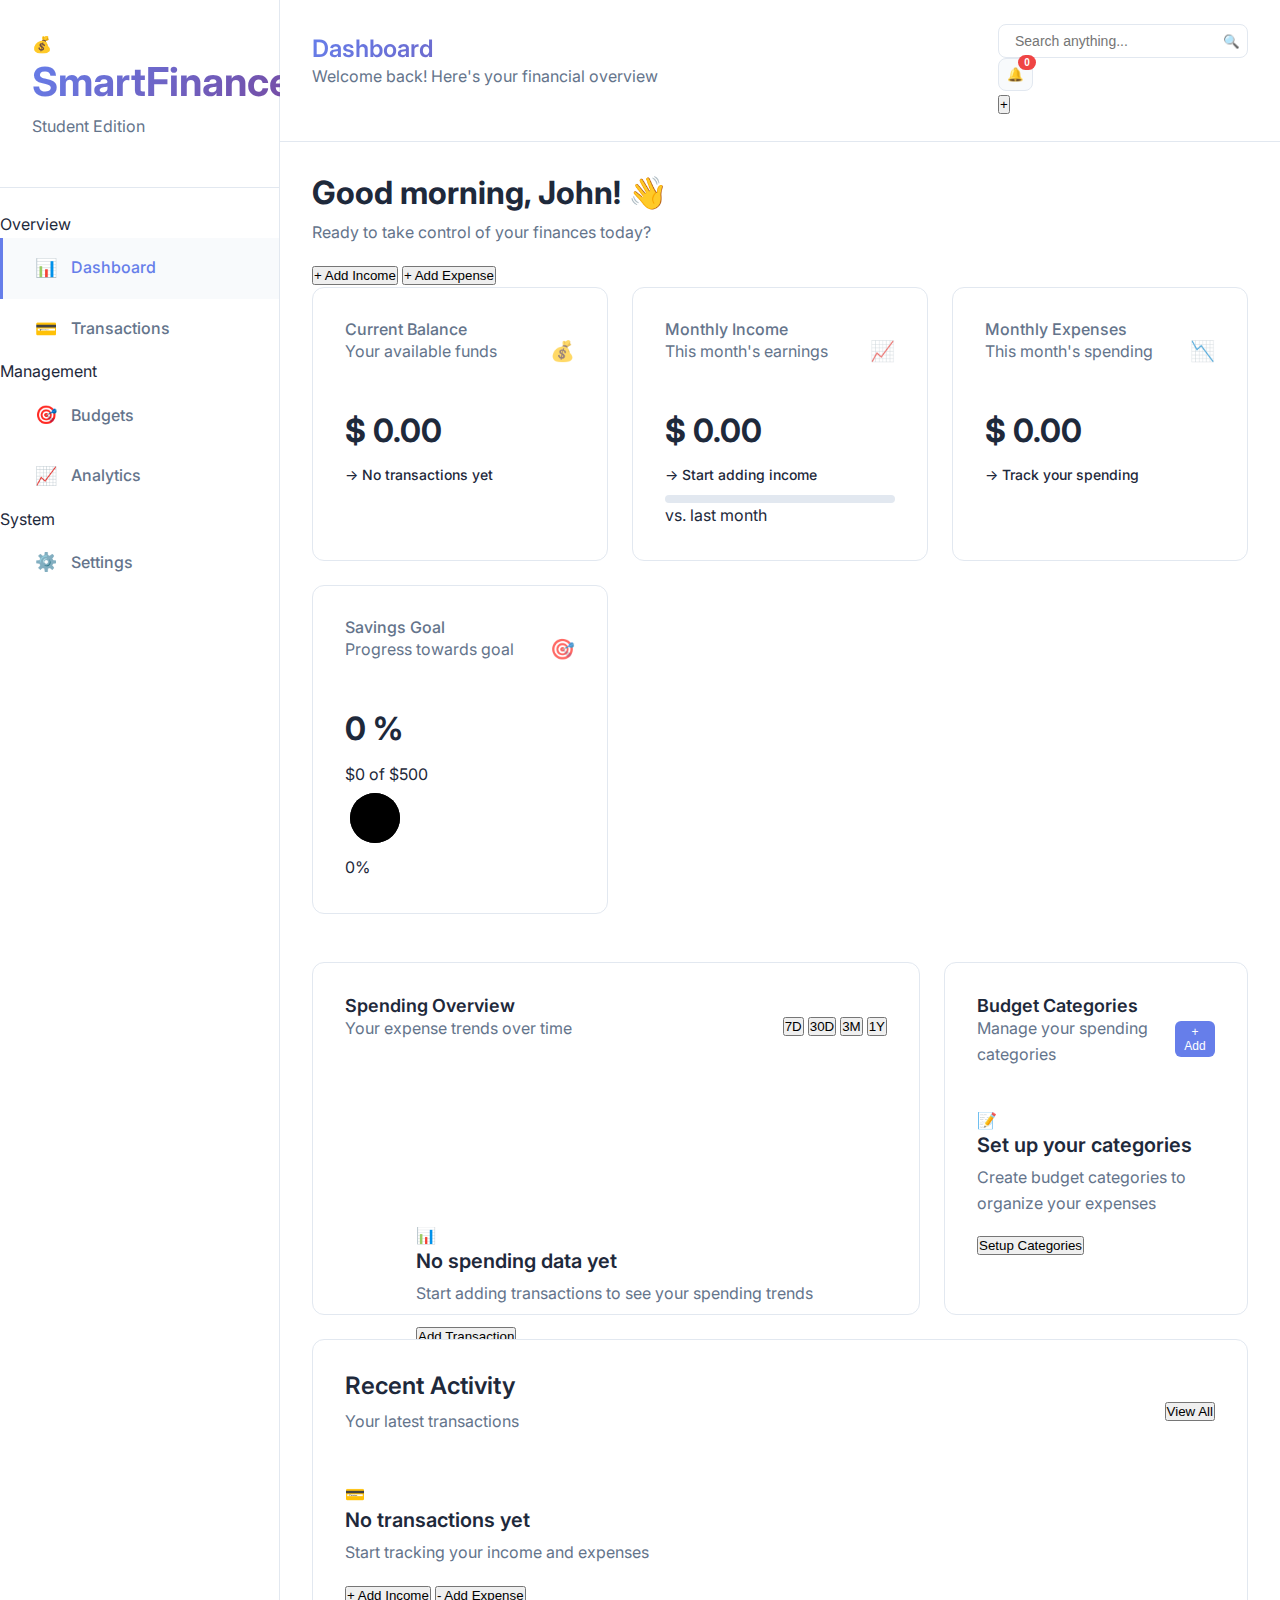
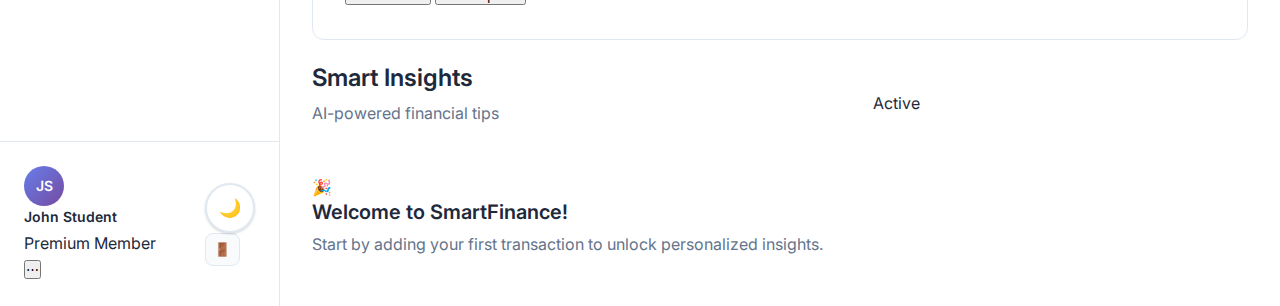
<file: dashboard.html>
<!DOCTYPE html>
<html lang="en">
<head>
    <meta charset="UTF-8">
    <meta name="viewport" content="width=device-width, initial-scale=1.0">
    <title>Dashboard - SmartFinance</title>
    <link rel="stylesheet" href="global.css">
    <link rel="stylesheet" href="dashboard.css">
    <link href="https://fonts.googleapis.com/css2?family=Inter:wght@300;400;500;600;700&display=swap" rel="stylesheet">
</head>
<body>
    <div class="dashboard-layout">
        <!-- Enhanced Sidebar with animations -->
        <aside class="sidebar slide-in-left" id="sidebar">
            <div class="sidebar-header">
                <div class="logo-container">
                    <div class="logo-icon pulse">💰</div>
                    <div class="logo-text">
                        <h1 class="brand-name">SmartFinance</h1>
                        <p class="brand-tagline">Student Edition</p>
                    </div>
                </div>
                <button class="sidebar-collapse" id="sidebarCollapse" aria-label="Collapse sidebar">
                    <span class="collapse-icon">←</span>
                </button>
            </div>
            
            <nav class="sidebar-nav" role="navigation" aria-label="Dashboard navigation">
                <div class="nav-section">
                    <span class="nav-section-title">Overview</span>
                    <a href="#dashboard" class="nav-item active hover-slide" data-section="dashboard">
                        <span class="nav-icon">📊</span>
                        <span class="nav-text">Dashboard</span>
                        <span class="nav-indicator"></span>
                    </a>
                    <a href="#transactions" class="nav-item hover-slide" data-section="transactions">
                        <span class="nav-icon">💳</span>
                        <span class="nav-text">Transactions</span>
                        <span class="nav-indicator"></span>
                    </a>
                </div>
                
                <div class="nav-section">
                    <span class="nav-section-title">Management</span>
                    <a href="#budgets" class="nav-item hover-slide" data-section="budgets">
                        <span class="nav-icon">🎯</span>
                        <span class="nav-text">Budgets</span>
                        <span class="nav-indicator"></span>
                    </a>
                    <a href="#analytics" class="nav-item hover-slide" data-section="analytics">
                        <span class="nav-icon">📈</span>
                        <span class="nav-text">Analytics</span>
                        <span class="nav-indicator"></span>
                    </a>
                </div>
                
                <div class="nav-section">
                    <span class="nav-section-title">System</span>
                    <a href="#settings" class="nav-item hover-slide" data-section="settings">
                        <span class="nav-icon">⚙️</span>
                        <span class="nav-text">Settings</span>
                        <span class="nav-indicator"></span>
                    </a>
                </div>
            </nav>
            
            <div class="sidebar-footer">
                <div class="user-profile-card">
                    <div class="profile-avatar">
                        <span id="user-avatar">JS</span>
                        <div class="online-indicator"></div>
                    </div>
                    <div class="profile-info">
                        <span class="profile-name" id="user-name">John Student</span>
                        <span class="profile-status">Premium Member</span>
                    </div>
                    <button class="profile-menu-btn" aria-label="Profile menu">⋯</button>
                </div>
                
                <div class="sidebar-actions">
                    <button id="theme-toggle" class="theme-toggle animated-btn" aria-label="Toggle theme">
                        <span class="theme-icon">🌙</span>
                    </button>
                    <button id="logout-btn" class="logout-btn animated-btn" aria-label="Logout">
                        <span class="logout-icon">🚪</span>
                    </button>
                </div>
            </div>
        </aside>
        
        <!-- Enhanced Main Content -->
        <main class="main-content fade-in-up">
            <!-- Dynamic Header -->
            <header class="dashboard-header">
                <div class="header-left">
                    <button class="mobile-menu-toggle" id="mobileMenuToggle" aria-label="Toggle mobile menu">
                        <span></span>
                        <span></span>
                        <span></span>
                    </button>
                    <div class="page-info">
                        <h1 id="page-title" class="page-title">Dashboard</h1>
                        <p class="page-subtitle" id="page-subtitle">Welcome back! Here's your financial overview</p>
                    </div>
                </div>
                
                <div class="header-right">
                    <div class="header-actions">
                        <div class="search-container">
                            <input 
                                type="text" 
                                id="global-search" 
                                class="search-input" 
                                placeholder="Search anything..."
                                aria-label="Global search"
                            >
                            <button class="search-btn" aria-label="Search">🔍</button>
                        </div>
                        
                        <button class="notification-btn" aria-label="Notifications">
                            <span class="notification-icon">🔔</span>
                            <span class="notification-badge animated-badge" id="notificationCount">0</span>
                        </button>
                        
                        <div class="quick-actions">
                            <button class="quick-action-btn" id="quickAddTransaction" aria-label="Quick add transaction">
                                <span>+</span>
                            </button>
                        </div>
                    </div>
                </div>
            </header>
            
            <div class="dashboard-content">
                <!-- Dashboard Section with Dynamic Stats -->
                <section id="dashboard-section" class="content-section active">
                    <!-- Welcome Banner -->
                    <div class="welcome-banner slide-in-right">
                        <div class="welcome-content">
                            <h2 class="welcome-title">Good <span id="timeOfDay">morning</span>, <span id="userName">John</span>! 👋</h2>
                            <p class="welcome-message" id="welcomeMessage">Ready to take control of your finances today?</p>
                        </div>
                        <div class="welcome-actions">
                            <button class="welcome-btn primary" id="addIncomeBtn">+ Add Income</button>
                            <button class="welcome-btn secondary" id="addExpenseBtn">+ Add Expense</button>
                        </div>
                    </div>
                    
                    <!-- Dynamic Stats Grid -->
                    <div class="stats-grid">
                        <div class="stat-card balance-card scale-in" style="animation-delay: 0.1s">
                            <div class="stat-header">
                                <div class="stat-info">
                                    <h3>Current Balance</h3>
                                    <p class="stat-description">Your available funds</p>
                                </div>
                                <div class="stat-icon-wrapper balance-icon">
                                    <span class="stat-icon">💰</span>
                                </div>
                            </div>
                            <div class="stat-value-container">
                                <div class="stat-value" id="currentBalance">
                                    <span class="currency-symbol" id="balanceCurrency">$</span>
                                    <span class="amount" id="balanceAmount">0.00</span>
                                </div>
                                <div class="stat-change" id="balanceChange">
                                    <span class="change-icon">→</span>
                                    <span class="change-text">No transactions yet</span>
                                </div>
                            </div>
                            <div class="stat-footer">
                                <div class="mini-chart" id="balanceChart"></div>
                            </div>
                        </div>
                        
                        <div class="stat-card income-card scale-in" style="animation-delay: 0.2s">
                            <div class="stat-header">
                                <div class="stat-info">
                                    <h3>Monthly Income</h3>
                                    <p class="stat-description">This month's earnings</p>
                                </div>
                                <div class="stat-icon-wrapper income-icon">
                                    <span class="stat-icon">📈</span>
                                </div>
                            </div>
                            <div class="stat-value-container">
                                <div class="stat-value" id="monthlyIncome">
                                    <span class="currency-symbol" id="incomeCurrency">$</span>
                                    <span class="amount" id="incomeAmount">0.00</span>
                                </div>
                                <div class="stat-change" id="incomeChange">
                                    <span class="change-icon">→</span>
                                    <span class="change-text">Start adding income</span>
                                </div>
                            </div>
                            <div class="stat-progress">
                                <div class="progress-bar">
                                    <div class="progress-fill" id="incomeProgress" style="width: 0%"></div>
                                </div>
                                <span class="progress-text">vs. last month</span>
                            </div>
                        </div>
                        
                        <div class="stat-card expenses-card scale-in" style="animation-delay: 0.3s">
                            <div class="stat-header">
                                <div class="stat-info">
                                    <h3>Monthly Expenses</h3>
                                    <p class="stat-description">This month's spending</p>
                                </div>
                                <div class="stat-icon-wrapper expenses-icon">
                                    <span class="stat-icon">📉</span>
                                </div>
                            </div>
                            <div class="stat-value-container">
                                <div class="stat-value" id="monthlyExpenses">
                                    <span class="currency-symbol" id="expensesCurrency">$</span>
                                    <span class="amount" id="expensesAmount">0.00</span>
                                </div>
                                <div class="stat-change" id="expensesChange">
                                    <span class="change-icon">→</span>
                                    <span class="change-text">Track your spending</span>
                                </div>
                            </div>
                            <div class="expense-breakdown">
                                <div class="category-indicator food" style="width: 0%"></div>
                                <div class="category-indicator transport" style="width: 0%"></div>
                                <div class="category-indicator entertainment" style="width: 0%"></div>
                                <div class="category-indicator other" style="width: 0%"></div>
                            </div>
                        </div>
                        
                        <div class="stat-card savings-card scale-in" style="animation-delay: 0.4s">
                            <div class="stat-header">
                                <div class="stat-info">
                                    <h3>Savings Goal</h3>
                                    <p class="stat-description">Progress towards goal</p>
                                </div>
                                <div class="stat-icon-wrapper savings-icon">
                                    <span class="stat-icon">🎯</span>
                                </div>
                            </div>
                            <div class="stat-value-container">
                                <div class="stat-value" id="savingsProgress">
                                    <span class="percentage" id="savingsPercentage">0</span>
                                    <span class="percentage-symbol">%</span>
                                </div>
                                <div class="savings-info">
                                    <span class="saved-amount">
                                        <span id="savedAmount">$0</span> of <span id="savingsGoal">$500</span>
                                    </span>
                                </div>
                            </div>
                            <div class="circular-progress">
                                <svg class="progress-circle" width="60" height="60">
                                    <circle class="progress-track" cx="30" cy="30" r="25" stroke-width="4"></circle>
                                    <circle class="progress-bar-circle" cx="30" cy="30" r="25" stroke-width="4" 
                                            id="savingsCircle" style="stroke-dasharray: 157; stroke-dashoffset: 157;"></circle>
                                </svg>
                                <div class="progress-center">
                                    <span id="savingsProgressText">0%</span>
                                </div>
                            </div>
                        </div>
                    </div>
                    
                    <!-- Enhanced Dashboard Grid -->
                    <div class="dashboard-grid">
                        <!-- Spending Chart with Real Data -->
                        <div class="chart-container glass-effect slide-in-left">
                            <div class="chart-header">
                                <div class="chart-title-section">
                                    <h3>Spending Overview</h3>
                                    <p class="chart-description">Your expense trends over time</p>
                                </div>
                                <div class="chart-controls">
                                    <button class="chart-period-btn active" data-period="week">7D</button>
                                    <button class="chart-period-btn" data-period="month">30D</button>
                                    <button class="chart-period-btn" data-period="quarter">3M</button>
                                    <button class="chart-period-btn" data-period="year">1Y</button>
                                </div>
                            </div>
                            <div class="chart-content">
                                <div id="spendingChartContainer" class="chart-wrapper">
                                    <canvas id="spendingChart" width="400" height="200"></canvas>
                                    <div class="chart-overlay" id="chartOverlay">
                                        <div class="no-data-message">
                                            <div class="no-data-icon">📊</div>
                                            <h4>No spending data yet</h4>
                                            <p>Start adding transactions to see your spending trends</p>
                                            <button class="chart-cta-btn" id="addFirstTransaction">Add Transaction</button>
                                        </div>
                                    </div>
                                </div>
                            </div>
                        </div>
                        
                        <!-- Dynamic Categories -->
                        <div class="categories-container glass-effect slide-in-up">
                            <div class="categories-header">
                                <div class="section-title">
                                    <h3>Budget Categories</h3>
                                    <p class="section-description">Manage your spending categories</p>
                                </div>
                                <button class="add-category-btn hover-lift" id="addCategoryBtn">
                                    <span class="btn-icon">+</span>
                                    <span class="btn-text">Add</span>
                                </button>
                            </div>
                            <div class="categories-list" id="categoriesList">
                                <div class="no-categories-message" id="noCategoriesMessage">
                                    <div class="empty-icon">📝</div>
                                    <h4>Set up your categories</h4>
                                    <p>Create budget categories to organize your expenses</p>
                                    <button class="setup-categories-btn" id="setupCategoriesBtn">Setup Categories</button>
                                </div>
                            </div>
                        </div>
                        
                        <!-- Recent Transactions with Real Data -->
                        <div class="recent-transactions glass-effect slide-in-right">
                            <div class="section-header">
                                <div class="section-title">
                                    <h3>Recent Activity</h3>
                                    <p class="section-description">Your latest transactions</p>
                                </div>
                                <button class="view-all-btn" data-section="transactions">View All</button>
                            </div>
                            <div class="transactions-content">
                                <div class="transactions-list" id="recentTransactionsList">
                                    <div class="no-transactions-message" id="noTransactionsMessage">
                                        <div class="empty-icon">💳</div>
                                        <h4>No transactions yet</h4>
                                        <p>Start tracking your income and expenses</p>
                                        <div class="transaction-quick-actions">
                                            <button class="quick-add-btn income" id="quickAddIncome">
                                                <span class="btn-icon">+</span>
                                                Add Income
                                            </button>
                                            <button class="quick-add-btn expense" id="quickAddExpense">
                                                <span class="btn-icon">-</span>
                                                Add Expense
                                            </button>
                                        </div>
                                    </div>
                                </div>
                            </div>
                        </div>
                        
                        <!-- Smart Insights Panel -->
                        <div class="insights-container glass-effect slide-in-up">
                            <div class="section-header">
                                <div class="section-title">
                                    <h3>Smart Insights</h3>
                                    <p class="section-description">AI-powered financial tips</p>
                                </div>
                                <div class="insights-indicator">
                                    <span class="indicator-dot active"></span>
                                    <span class="indicator-text">Active</span>
                                </div>
                            </div>
                            <div class="insights-content">
                                <div class="insights-list" id="smartInsights">
                                    <div class="insight-item welcome">
                                        <div class="insight-icon">🎉</div>
                                        <div class="insight-content">
                                            <h4>Welcome to SmartFinance!</h4>
                                            <p>Start by adding your first transaction to unlock personalized insights.</p>
                                        </div>
                                    </div>
                                </div>
                            </div>
                        </div>
                    </div>
                </section>
                
                <!-- Other sections remain the same but will be enhanced with dynamic data -->
            </div>
        </main>
    </div>
    
    <!-- Enhanced Modals and Overlays -->
    
    <script src="dataModel.js"></script>
    <script src="validation.js"></script>
    <script src="dashboard.js"></script>
</body>
</html>
</file>
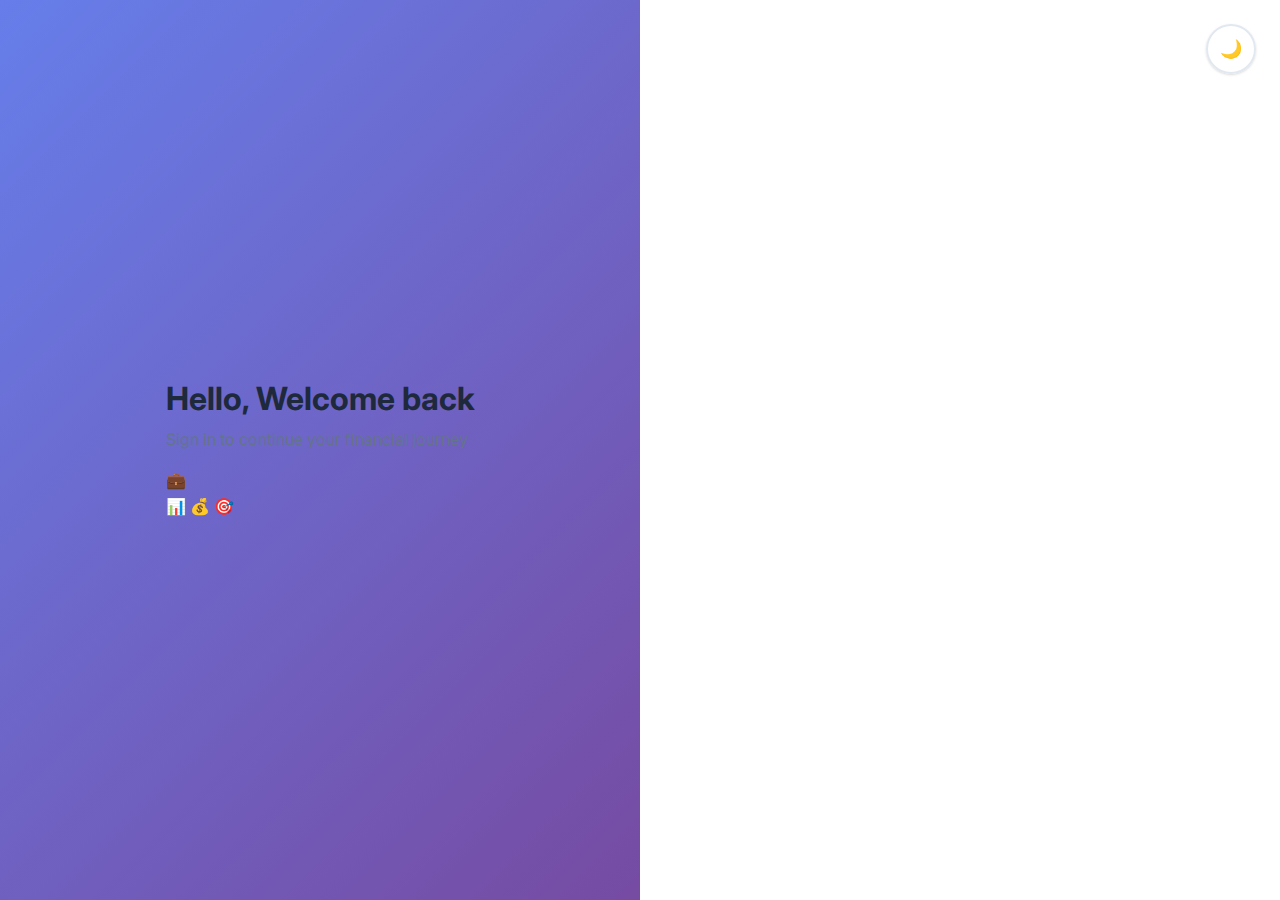
<file: login.html>
<!DOCTYPE html>
<html lang="en">
<head>
    <meta charset="UTF-8">
    <meta name="viewport" content="width=device-width, initial-scale=1.0">
    <title>Login - Budget It</title>
    <link rel="stylesheet" href="global.css">
    <link rel="stylesheet" href="auth.css">
    <link href="https://fonts.googleapis.com/css2?family=Inter:wght@300;400;500;600;700&display=swap" rel="stylesheet">
</head>
<body>
    <div class="auth-container">
        <div class="auth-visual">
            <div class="visual-content">
                <h2>Hello, Welcome back</h2>
                <p>Sign in to continue your financial journey</p>
                <div class="visual-illustration">
                    <div class="floating-card">
                        <div class="card-header">💼</div>
                        <div class="card-content">
                            <div class="chart-bar" style="height: 60%"></div>
                            <div class="chart-bar" style="height: 80%"></div>
                            <div class="chart-bar" style="height: 40%"></div>
                            <div class="chart-bar" style="height: 90%"></div>
                        </div>
                    </div>
                    <div class="floating-elements">
                        <span class="element">📊</span>
                        <span class="element">💰</span>
                        <span class="element">🎯</span>
                    </div>
                </div>
            </div>
        </div>
        
        <div class="auth-form">
            <div class="form-container">
                <div class="form-header">
                    <a href="index.html" class="back-link">← Back to Home</a>
                    <h1>Sign In</h1>
                    <p>Enter your credentials to access your account</p>
                </div>
                
                <form id="login-form" class="auth-form-element" novalidate>
                    <div class="form-group">
                        <label for="email" class="form-label">Email Address</label>
                        <input 
                            type="email" 
                            id="email" 
                            name="email" 
                            class="form-input" 
                            placeholder="Enter your email"
                            required 
                            aria-describedby="email-error"
                        >
                        <div id="email-error" class="error-message" role="alert" aria-live="polite"></div>
                    </div>
                    
                    <div class="form-group">
                        <label for="password" class="form-label">Password</label>
                        <div class="password-input">
                            <input 
                                type="password" 
                                id="password" 
                                name="password" 
                                class="form-input" 
                                placeholder="Enter your password"
                                required 
                                aria-describedby="password-error"
                            >
                            <button type="button" class="password-toggle" aria-label="Toggle password visibility">
                                <span class="toggle-icon">👁️</span>
                            </button>
                        </div>
                        <div id="password-error" class="error-message" role="alert" aria-live="polite"></div>
                    </div>
                    
                    <div class="form-options">
                        <label class="checkbox-label">
                            <input type="checkbox" id="remember" name="remember">
                            <span class="checkmark"></span>
                            Remember me
                        </label>
                        <a href="#forgot" class="forgot-link">Forgot password?</a>
                    </div>
                    
                    <button type="submit" class="btn btn-primary btn-full" id="login-btn">
                        Sign In
                    </button>
                </form>
                
                <div class="form-footer">
                    <p>Don't have an account? <a href="register.html">Sign up here</a></p>
                </div>
                
                <div class="app-download">
                    <p>Download our mobile app</p>
                    <div class="download-buttons">
                        <button class="download-btn ios">
                            <span class="store-icon">📱</span>
                            App Store
                        </button>
                        <button class="download-btn android">
                            <span class="store-icon">🤖</span>
                            Google Play
                        </button>
                    </div>
                </div>
            </div>
        </div>
    </div>
    
    <button id="theme-toggle" class="theme-toggle floating" aria-label="Toggle dark mode">
        <span class="theme-icon">🌙</span>
    </button>
    
    <div id="loading-overlay" class="loading-overlay hidden">
        <div class="loading-spinner"></div>
    </div>
    
    <script src="validation.js"></script>
    <script src="auth.js"></script>
</body>
</html>
</file>
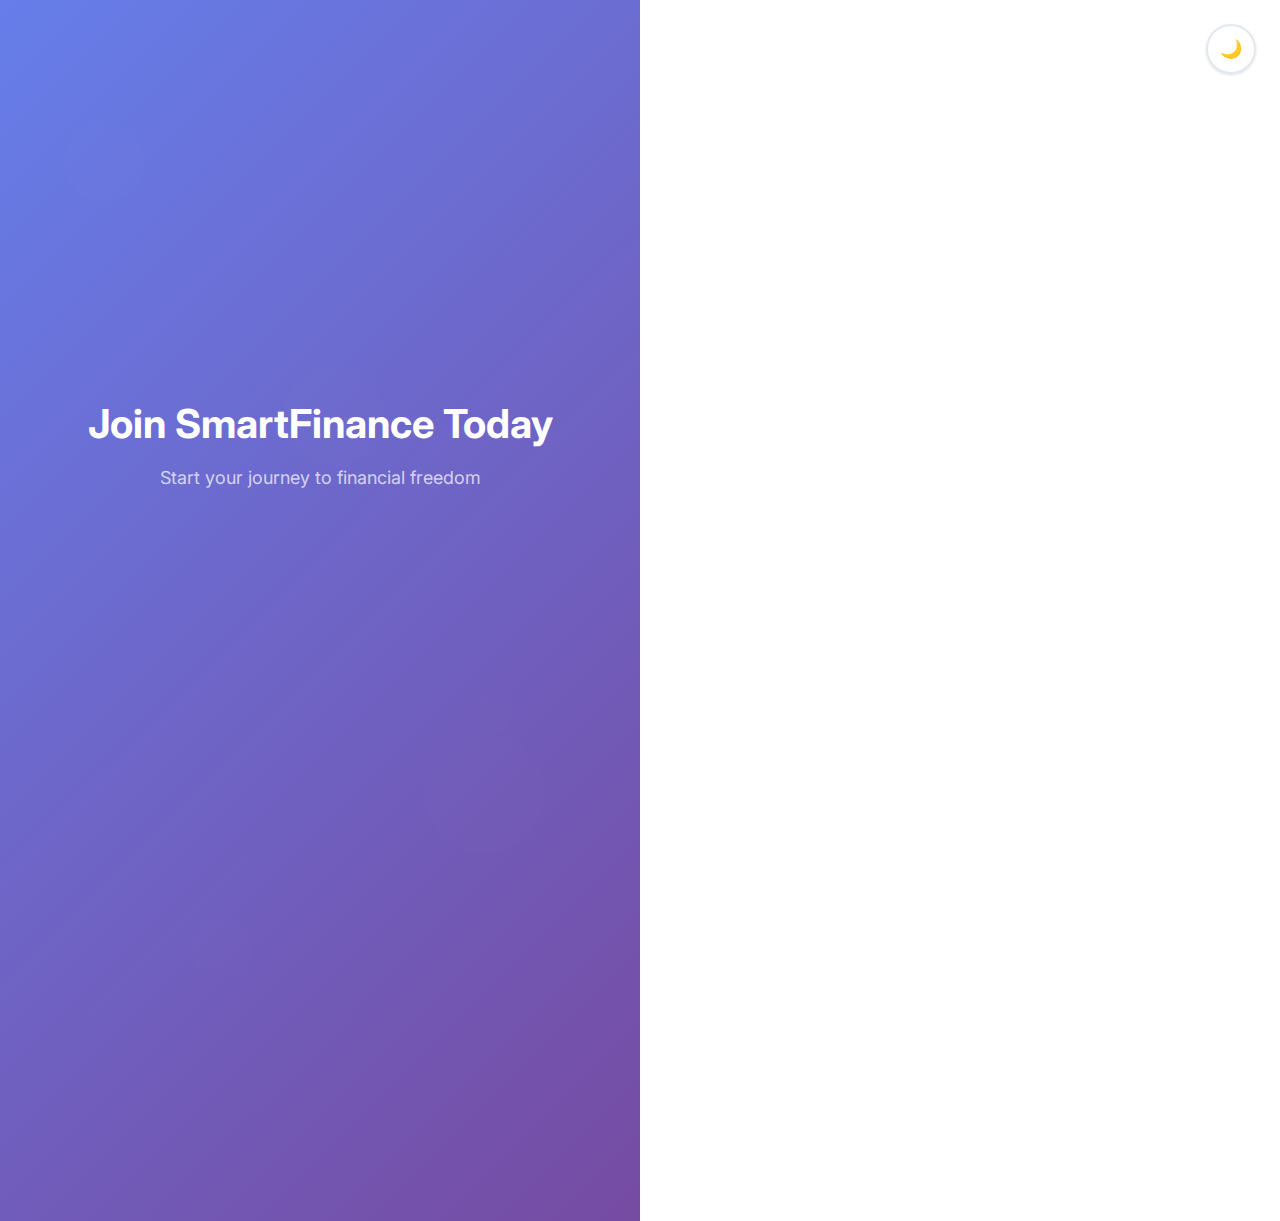
<file: register.html>
<!DOCTYPE html>
<html lang="en">
<head>
    <meta charset="UTF-8">
    <meta name="viewport" content="width=device-width, initial-scale=1.0">
    <title>Register - SmartFinance</title>
    <link rel="stylesheet" href="global.css">
    <link rel="stylesheet" href="auth.css">
    <link href="https://fonts.googleapis.com/css2?family=Inter:wght@300;400;500;600;700&display=swap" rel="stylesheet">
</head>
<body>
    <div class="auth-container">
        <div class="auth-visual">
            <div class="visual-content">
                <div class="animated-bg">
                    <div class="floating-shapes">
                        <div class="shape shape-1"></div>
                        <div class="shape shape-2"></div>
                        <div class="shape shape-3"></div>
                        <div class="shape shape-4"></div>
                        <div class="shape shape-5"></div>
                    </div>
                </div>
                <div class="content-wrapper">
                    <h2 class="welcome-title">Join SmartFinance Today</h2>
                    <p class="welcome-subtitle">Start your journey to financial freedom</p>
                    <div class="visual-features">
                        <div class="feature-item slide-in-left">
                            <div class="feature-icon-wrapper">
                                <span class="feature-icon">✅</span>
                            </div>
                            <span>Track expenses easily</span>
                        </div>
                        <div class="feature-item slide-in-left delay-1">
                            <div class="feature-icon-wrapper">
                                <span class="feature-icon">✅</span>
                            </div>
                            <span>Set smart budget goals</span>
                        </div>
                        <div class="feature-item slide-in-left delay-2">
                            <div class="feature-icon-wrapper">
                                <span class="feature-icon">✅</span>
                            </div>
                            <span>Get AI-powered insights</span>
                        </div>
                    </div>
                    
                    <div class="stats-preview">
                        <div class="stat-item pulse">
                            <div class="stat-number">24K+</div>
                            <div class="stat-label">Students</div>
                        </div>
                        <div class="stat-item pulse delay-1">
                            <div class="stat-number">$2M+</div>
                            <div class="stat-label">Saved</div>
                        </div>
                        <div class="stat-item pulse delay-2">
                            <div class="stat-number">98%</div>
                            <div class="stat-label">Satisfaction</div>
                        </div>
                    </div>
                </div>
            </div>
        </div>
        
        <div class="auth-form">
            <div class="form-container fade-in">
                <div class="form-header">
                    <a href="index.html" class="back-link hover-effect">← Back to Home</a>
                    <h1 class="form-title">Create Account</h1>
                    <p class="form-subtitle">Sign up for free and start managing your finances</p>
                </div>
                
                <form id="register-form" class="auth-form-element" novalidate>
                    <div class="form-row">
                        <div class="form-group">
                            <label for="firstName" class="form-label">First Name</label>
                            <input 
                                type="text" 
                                id="firstName" 
                                name="firstName" 
                                class="form-input animated-input" 
                                placeholder="John"
                                required 
                                aria-describedby="firstName-error"
                                data-validation="name"
                            >
                            <div id="firstName-error" class="error-message" role="alert" aria-live="polite"></div>
                        </div>
                        
                        <div class="form-group">
                            <label for="lastName" class="form-label">Last Name</label>
                            <input 
                                type="text" 
                                id="lastName" 
                                name="lastName" 
                                class="form-input animated-input" 
                                placeholder="Doe"
                                required 
                                aria-describedby="lastName-error"
                                data-validation="name"
                            >
                            <div id="lastName-error" class="error-message" role="alert" aria-live="polite"></div>
                        </div>
                    </div>
                    
                    <div class="form-group">
                        <label for="email" class="form-label">Email Address</label>
                        <input 
                            type="email" 
                            id="email" 
                            name="email" 
                            class="form-input animated-input" 
                            placeholder="john.doe@university.edu"
                            required 
                            aria-describedby="email-error"
                            data-validation="email"
                        >
                        <div id="email-error" class="error-message" role="alert" aria-live="polite"></div>
                    </div>
                    
                    <div class="form-group">
                        <label for="password" class="form-label">Password</label>
                        <div class="password-input">
                            <input 
                                type="password" 
                                id="password" 
                                name="password" 
                                class="form-input animated-input" 
                                placeholder="Create a strong password"
                                required 
                                aria-describedby="password-error password-strength"
                                data-validation="password"
                            >
                            <button type="button" class="password-toggle hover-effect" aria-label="Toggle password visibility">
                                <span class="toggle-icon">👁️</span>
                            </button>
                        </div>
                        <div id="password-strength" class="password-strength">
                            <div class="strength-meter">
                                <div class="strength-bar"></div>
                            </div>
                            <span class="strength-text">Password strength: Weak</span>
                        </div>
                        <div id="password-error" class="error-message" role="alert" aria-live="polite"></div>
                    </div>
                    
                    <div class="form-group">
                        <label for="confirmPassword" class="form-label">Confirm Password</label>
                        <input 
                            type="password" 
                            id="confirmPassword" 
                            name="confirmPassword" 
                            class="form-input animated-input" 
                            placeholder="Confirm your password"
                            required 
                            aria-describedby="confirmPassword-error"
                        >
                        <div id="confirmPassword-error" class="error-message" role="alert" aria-live="polite"></div>
                    </div>
                    
                    <div class="form-group">
                        <label for="currency" class="form-label">Primary Currency</label>
                        <div class="select-wrapper">
                            <select id="currency" name="currency" class="form-input animated-input" required>
                                <option value="">Select your currency</option>
                                <option value="USD">🇺🇸 USD - US Dollar</option>
                                <option value="EUR">🇪🇺 EUR - Euro</option>
                                <option value="GBP">🇬🇧 GBP - British Pound</option>
                                <option value="CAD">🇨🇦 CAD - Canadian Dollar</option>
                                <option value="AUD">🇦🇺 AUD - Australian Dollar</option>
                                <option value="NGN">🇳🇬 NGN - Nigerian Naira</option>
                                <option value="RWF">🇷🇼 RWF - Rwandan Franc</option>
                                <option value="ZAR">🇿🇦 ZAR - South African Rand</option>
                                <option value="KES">🇰🇪 KES - Kenyan Shilling</option>
                                <option value="GHS">🇬🇭 GHS - Ghanaian Cedi</option>
                                <option value="JPY">🇯🇵 JPY - Japanese Yen</option>
                                <option value="CHF">🇨🇭 CHF - Swiss Franc</option>
                                <option value="CNY">🇨🇳 CNY - Chinese Yuan</option>
                                <option value="INR">🇮🇳 INR - Indian Rupee</option>
                            </select>
                            <div class="select-arrow">▼</div>
                        </div>
                        <div id="currency-error" class="error-message" role="alert" aria-live="polite"></div>
                    </div>
                    
                    <div class="form-options">
                        <label class="checkbox-label animated-checkbox">
                            <input type="checkbox" id="terms" name="terms" required>
                            <span class="checkmark"></span>
                            <span class="checkbox-text">
                                I agree to the <a href="#terms" target="_blank" class="link-highlight">Terms of Service</a> and <a href="#privacy" target="_blank" class="link-highlight">Privacy Policy</a>
                            </span>
                        </label>
                        <div id="terms-error" class="error-message" role="alert" aria-live="polite"></div>
                    </div>
                    
                    <button type="submit" class="btn btn-primary btn-full animated-btn" id="register-btn">
                        <span class="btn-text">Create Account</span>
                        <span class="btn-loading hidden">
                            <span class="spinner"></span>
                            Creating...
                        </span>
                    </button>
                </form>
                
                <div class="form-footer">
                    <p>Already have an account? <a href="login.html" class="link-highlight">Sign in here</a></p>
                </div>
                
                <div class="social-register">
                    <div class="divider">
                        <span>or continue with</span>
                    </div>
                    <div class="social-buttons">
                        <button class="social-btn google-btn hover-effect">
                            <span class="social-icon">G</span>
                            Google
                        </button>
                        <button class="social-btn github-btn hover-effect">
                            <span class="social-icon">⚡</span>
                            GitHub
                        </button>
                    </div>
                </div>
            </div>
        </div>
    </div>
    
    <button id="theme-toggle" class="theme-toggle floating pulse-on-hover" aria-label="Toggle dark mode">
        <span class="theme-icon">🌙</span>
    </button>
    
    <div id="loading-overlay" class="loading-overlay hidden">
        <div class="loading-content">
            <div class="loading-spinner"></div>
            <p class="loading-text">Creating your account...</p>
        </div>
    </div>
    
    <script src="validation.js"></script>
    <script src="auth.js"></script>
</body>
</html>
</file>
<file: global.css>
/* Modern Gradient Color Palette */
:root {
    /* Primary Colors - Purple/Blue Gradient Theme */
    --bg-primary: #ffffff;
    --bg-secondary: #f8fafc;
    --bg-tertiary: #f1f5f9;
    --bg-card: #ffffff;
    --bg-glass: rgba(255, 255, 255, 0.25);
    --bg-overlay: rgba(15, 23, 42, 0.6);
    
    /* Text Colors */
    --text-primary: #1e293b;
    --text-secondary: #64748b;
    --text-tertiary: #94a3b8;
    --text-muted: #cbd5e1;
    --text-white: #ffffff;
    
    /* Gradient Accents */
    --gradient-primary: linear-gradient(135deg, #667eea 0%, #764ba2 100%);
    --gradient-secondary: linear-gradient(135deg, #f093fb 0%, #f5576c 100%);
    --gradient-tertiary: linear-gradient(135deg, #4facfe 0%, #00f2fe 100%);
    --gradient-success: linear-gradient(135deg, #43e97b 0%, #38f9d7 100%);
    --gradient-warning: linear-gradient(135deg, #fa709a 0%, #fee140 100%);
    --gradient-error: linear-gradient(135deg, #ff9a9e 0%, #fecfef 100%);
    
    /* Solid Colors */
    --accent-primary: #667eea;
    --accent-secondary: #764ba2;
    --accent-tertiary: #4facfe;
    --success: #10b981;
    --warning: #f59e0b;
    --error: #ef4444;
    --info: #3b82f6;
    
    /* Interactive States */
    --hover-primary: rgba(102, 126, 234, 0.1);
    --hover-secondary: rgba(118, 75, 162, 0.1);
    --active-primary: rgba(102, 126, 234, 0.2);
    
    /* Borders and Shadows */
    --border: #e2e8f0;
    --border-light: #f1f5f9;
    --border-focus: rgba(102, 126, 234, 0.5);
    --shadow-sm: 0 1px 2px 0 rgba(0, 0, 0, 0.05);
    --shadow: 0 1px 3px 0 rgba(0, 0, 0, 0.1), 0 1px 2px 0 rgba(0, 0, 0, 0.06);
    --shadow-md: 0 4px 6px -1px rgba(0, 0, 0, 0.1), 0 2px 4px -1px rgba(0, 0, 0, 0.06);
    --shadow-lg: 0 10px 15px -3px rgba(0, 0, 0, 0.1), 0 4px 6px -2px rgba(0, 0, 0, 0.05);
    --shadow-xl: 0 20px 25px -5px rgba(0, 0, 0, 0.1), 0 10px 10px -5px rgba(0, 0, 0, 0.04);
    --shadow-glow: 0 0 20px rgba(102, 126, 234, 0.3);
    
    /* Glass Morphism */
    --glass-bg: rgba(255, 255, 255, 0.25);
    --glass-border: rgba(255, 255, 255, 0.18);
    --glass-backdrop: blur(20px);
    
    /* Spacing */
    --space-xs: 0.25rem;
    --space-sm: 0.5rem;
    --space-md: 1rem;
    --space-lg: 1.5rem;
    --space-xl: 2rem;
    --space-2xl: 3rem;
    --space-3xl: 4rem;
    
    /* Typography */
    --font-primary: 'Inter', system-ui, -apple-system, sans-serif;
    --font-size-xs: 0.75rem;
    --font-size-sm: 0.875rem;
    --font-size-md: 1rem;
    --font-size-lg: 1.125rem;
    --font-size-xl: 1.25rem;
    --font-size-2xl: 1.5rem;
    --font-size-3xl: 2rem;
    --font-size-4xl: 2.5rem;
    --font-size-5xl: 3rem;
    
    /* Border Radius */
    --radius-sm: 0.375rem;
    --radius-md: 0.5rem;
    --radius-lg: 0.75rem;
    --radius-xl: 1rem;
    --radius-2xl: 1.5rem;
    --radius-full: 9999px;
    
    /* Transitions */
    --transition-fast: all 0.15s ease-in-out;
    --transition: all 0.2s ease-in-out;
    --transition-slow: all 0.3s ease-in-out;
}

/* Dark Theme */
[data-theme="dark"] {
    --bg-primary: #0f172a;
    --bg-secondary: #1e293b;
    --bg-tertiary: #334155;
    --bg-card: #1e293b;
    --bg-glass: rgba(30, 41, 59, 0.25);
    --bg-overlay: rgba(15, 23, 42, 0.8);
    
    --text-primary: #f8fafc;
    --text-secondary: #cbd5e1;
    --text-tertiary: #94a3b8;
    --text-muted: #64748b;
    
    --border: #334155;
    --border-light: #475569;
    --shadow-sm: 0 1px 2px 0 rgba(0, 0, 0, 0.3);
    --shadow: 0 1px 3px 0 rgba(0, 0, 0, 0.4), 0 1px 2px 0 rgba(0, 0, 0, 0.3);
    --shadow-md: 0 4px 6px -1px rgba(0, 0, 0, 0.4), 0 2px 4px -1px rgba(0, 0, 0, 0.3);
    --shadow-lg: 0 10px 15px -3px rgba(0, 0, 0, 0.4), 0 4px 6px -2px rgba(0, 0, 0, 0.3);
    --shadow-xl: 0 20px 25px -5px rgba(0, 0, 0, 0.4), 0 10px 10px -5px rgba(0, 0, 0, 0.2);
    
    --glass-bg: rgba(30, 41, 59, 0.25);
    --glass-border: rgba(255, 255, 255, 0.1);
}

/* Reset and Base Styles */
* {
    margin: 0;
    padding: 0;
    box-sizing: border-box;
}

html {
    scroll-behavior: smooth;
}

body {
    font-family: var(--font-primary);
    background: var(--bg-primary);
    color: var(--text-primary);
    line-height: 1.6;
    transition: var(--transition);
    overflow-x: hidden;
}

/* Enhanced Focus Styles */
*:focus {
    outline: 2px solid var(--accent-primary);
    outline-offset: 2px;
    border-radius: var(--radius-sm);
}

/* Skip Link */
.skip-link {
    position: absolute;
    top: -100px;
    left: var(--space-md);
    background: var(--gradient-primary);
    color: var(--text-white);
    padding: var(--space-sm) var(--space-md);
    text-decoration: none;
    border-radius: var(--radius-md);
    font-weight: 500;
    transition: var(--transition);
    z-index: 9999;
}

.skip-link:focus {
    top: var(--space-md);
    transform: scale(1.05);
    box-shadow: var(--shadow-lg);
}

/* Enhanced Typography */
h1, h2, h3, h4, h5, h6 {
    line-height: 1.2;
    margin-bottom: var(--space-sm);
    font-weight: 600;
}

h1 { 
    font-size: var(--font-size-4xl); 
    font-weight: 700;
    background: var(--gradient-primary);
    -webkit-background-clip: text;
    -webkit-text-fill-color: transparent;
    background-clip: text;
}

h2 { 
    font-size: var(--font-size-3xl); 
    font-weight: 700;
}

h3 { 
    font-size: var(--font-size-2xl); 
    font-weight: 600;
}

h4 { 
    font-size: var(--font-size-xl); 
    font-weight: 600;
}

h5 { 
    font-size: var(--font-size-lg); 
    font-weight: 500;
}

h6 { 
    font-size: var(--font-size-md); 
    font-weight: 500;
}

p {
    margin-bottom: var(--space-md);
    color: var(--text-secondary);
}

/* Enhanced Links */
a {
    color: var(--accent-primary);
    text-decoration: none;
    transition: var(--transition);
    position: relative;
}

a:hover, a:focus {
    color: var(--accent-secondary);
    transform: translateY(-1px);
}

a:hover::after {
    content: '';
    position: absolute;
    bottom: -2px;
    left: 0;
    right: 0;
    height: 2px;
    background: var(--gradient-primary);
    border-radius: var(--radius-full);
    animation: slideIn 0.3s ease;
}

@keyframes slideIn {
    from { transform: scaleX(0); }
    to { transform: scaleX(1); }
}

/* Enhanced Buttons */
.btn {
    display: inline-flex;
    align-items: center;
    justify-content: center;
    gap: var(--space-sm);
    padding: var(--space-sm) var(--space-lg);
    font-size: var(--font-size-sm);
    font-weight: 500;
    border: none;
    border-radius: var(--radius-md);
    cursor: pointer;
    transition: var(--transition);
    text-decoration: none;
    white-space: nowrap;
    position: relative;
    overflow: hidden;
}

.btn::before {
    content: '';
    position: absolute;
    top: 0;
    left: -100%;
    width: 100%;
    height: 100%;
    background: linear-gradient(90deg, transparent, rgba(255,255,255,0.2), transparent);
    transition: var(--transition);
}

.btn:hover::before {
    left: 100%;
}

.btn:disabled {
    opacity: 0.6;
    cursor: not-allowed;
    transform: none;
}

.btn-primary {
    background: var(--gradient-primary);
    color: var(--text-white);
    box-shadow: var(--shadow);
}

.btn-primary:hover:not(:disabled) {
    transform: translateY(-2px);
    box-shadow: var(--shadow-lg), var(--shadow-glow);
}

.btn-secondary {
    background: var(--bg-card);
    color: var(--text-primary);
    border: 1px solid var(--border);
    box-shadow: var(--shadow-sm);
}

.btn-secondary:hover:not(:disabled) {
    background: var(--hover-primary);
    transform: translateY(-1px);
    box-shadow: var(--shadow-md);
}

.btn-tertiary {
    background: var(--gradient-tertiary);
    color: var(--text-white);
}

.btn-tertiary:hover:not(:disabled) {
    transform: translateY(-2px);
    box-shadow: var(--shadow-lg);
}

.btn-success {
    background: var(--gradient-success);
    color: var(--text-white);
}

.btn-success:hover:not(:disabled) {
    transform: translateY(-2px);
    box-shadow: var(--shadow-lg);
}

.btn-large {
    padding: var(--space-md) var(--space-xl);
    font-size: var(--font-size-md);
}

.btn-small {
    padding: var(--space-xs) var(--space-sm);
    font-size: var(--font-size-xs);
}

.btn-full {
    width: 100%;
}

.btn-icon-only {
    width: 40px;
    height: 40px;
    padding: 0;
    border-radius: var(--radius-full);
}

/* Glass Morphism Elements */
.glass {
    background: var(--glass-bg);
    backdrop-filter: var(--glass-backdrop);
    border: 1px solid var(--glass-border);
    box-shadow: var(--shadow-xl);
}

/* Enhanced Forms */
.form-group {
    margin-bottom: var(--space-lg);
    position: relative;
}

.form-label {
    display: block;
    margin-bottom: var(--space-sm);
    font-size: var(--font-size-sm);
    font-weight: 500;
    color: var(--text-primary);
}

.form-input {
    width: 100%;
    padding: var(--space-md);
    font-size: var(--font-size-md);
    background: var(--bg-card);
    border: 2px solid var(--border);
    border-radius: var(--radius-md);
    transition: var(--transition);
    box-shadow: var(--shadow-sm);
}

.form-input:focus {
    border-color: var(--accent-primary);
    box-shadow: 0 0 0 3px var(--border-focus), var(--shadow-md);
    transform: translateY(-1px);
}

.form-input::placeholder {
    color: var(--text-tertiary);
}

/* Enhanced Cards */
.card {
    background: var(--bg-card);
    border: 1px solid var(--border);
    border-radius: var(--radius-xl);
    padding: var(--space-xl);
    box-shadow: var(--shadow);
    transition: var(--transition);
    position: relative;
    overflow: hidden;
}

.card::before {
    content: '';
    position: absolute;
    top: 0;
    left: 0;
    right: 0;
    height: 3px;
    background: var(--gradient-primary);
    opacity: 0;
    transition: var(--transition);
}

.card:hover {
    transform: translateY(-4px);
    box-shadow: var(--shadow-xl);
}

.card:hover::before {
    opacity: 1;
}

.card-gradient {
    background: var(--gradient-primary);
    color: var(--text-white);
    border: none;
}

/* Gradient Text */
.gradient-text {
    background: var(--gradient-primary);
    -webkit-background-clip: text;
    -webkit-text-fill-color: transparent;
    background-clip: text;
}

/* Enhanced Theme Toggle */
.theme-toggle {
    position: relative;
    width: 50px;
    height: 50px;
    border-radius: var(--radius-full);
    border: 2px solid var(--border);
    background: var(--bg-card);
    cursor: pointer;
    transition: var(--transition);
    display: flex;
    align-items: center;
    justify-content: center;
    font-size: var(--font-size-lg);
    box-shadow: var(--shadow);
}

.theme-toggle:hover {
    transform: scale(1.1) rotate(10deg);
    box-shadow: var(--shadow-lg), var(--shadow-glow);
    border-color: var(--accent-primary);
}

.theme-toggle.floating {
    position: fixed;
    top: var(--space-lg);
    right: var(--space-lg);
    z-index: 1000;
    background: var(--glass-bg);
    backdrop-filter: var(--glass-backdrop);
}

/* Loading Spinner */
.loading-overlay {
    position: fixed;
    top: 0;
    left: 0;
    right: 0;
    bottom: 0;
    background: var(--bg-overlay);
    backdrop-filter: blur(10px);
    display: flex;
    align-items: center;
    justify-content: center;
    z-index: 9999;
    transition: var(--transition);
}

.loading-spinner {
    width: 60px;
    height: 60px;
    border: 4px solid var(--border);
    border-top: 4px solid var(--accent-primary);
    border-radius: var(--radius-full);
    animation: spin 1s linear infinite;
}

@keyframes spin {
    to { transform: rotate(360deg); }
}

/* Enhanced Animations */
@keyframes fadeInUp {
    from {
        opacity: 0;
        transform: translateY(30px);
    }
    to {
        opacity: 1;
        transform: translateY(0);
    }
}

@keyframes slideInLeft {
    from {
        opacity: 0;
        transform: translateX(-30px);
    }
    to {
        opacity: 1;
        transform: translateX(0);
    }
}

@keyframes slideInRight {
    from {
        opacity: 0;
        transform: translateX(30px);
    }
    to {
        opacity: 1;
        transform: translateX(0);
    }
}

@keyframes scaleIn {
    from {
        opacity: 0;
        transform: scale(0.9);
    }
    to {
        opacity: 1;
        transform: scale(1);
    }
}

@keyframes pulse {
    0% { transform: scale(1); }
    50% { transform: scale(1.05); }
    100% { transform: scale(1); }
}

@keyframes glow {
    0%, 100% { box-shadow: var(--shadow-lg); }
    50% { box-shadow: var(--shadow-lg), var(--shadow-glow); }
}

/* Animation Classes */
.fade-in-up {
    animation: fadeInUp 0.8s ease-out;
}

.slide-in-left {
    animation: slideInLeft 0.6s ease-out;
}

.slide-in-right {
    animation: slideInRight 0.6s ease-out;
}

.scale-in {
    animation: scaleIn 0.5s ease-out;
}

.pulse-animation {
    animation: pulse 2s ease-in-out infinite;
}

.glow-animation {
    animation: glow 2s ease-in-out infinite;
}

/* Utility Classes */
.hidden { display: none !important; }
.visible { display: block !important; }

.text-center { text-align: center; }
.text-right { text-align: right; }
.text-left { text-align: left; }

.font-bold { font-weight: 700; }
.font-semibold { font-weight: 600; }
.font-medium { font-weight: 500; }

.rounded-sm { border-radius: var(--radius-sm); }
.rounded-md { border-radius: var(--radius-md); }
.rounded-lg { border-radius: var(--radius-lg); }
.rounded-xl { border-radius: var(--radius-xl); }
.rounded-full { border-radius: var(--radius-full); }

/* Status Messages */
.status-container {
    position: fixed;
    top: var(--space-lg);
    right: var(--space-lg);
    z-index: 9998;
    display: flex;
    flex-direction: column;
    gap: var(--space-sm);
    max-width: 400px;
}

.status-message {
    padding: var(--space-md);
    border-radius: var(--radius-lg);
    font-size: var(--font-size-sm);
    font-weight: 500;
    box-shadow: var(--shadow-lg);
    backdrop-filter: blur(10px);
    animation: slideInRight 0.3s ease-out;
    border: 1px solid var(--glass-border);
}

.status-success {
    background: rgba(16, 185, 129, 0.1);
    border-color: var(--success);
    color: var(--success);
}

.status-error {
    background: rgba(239, 68, 68, 0.1);
    border-color: var(--error);
    color: var(--error);
}

.status-warning {
    background: rgba(245, 158, 11, 0.1);
    border-color: var(--warning);
    color: var(--warning);
}

.status-info {
    background: rgba(59, 130, 246, 0.1);
    border-color: var(--info);
    color: var(--info);
}

/* Container */
.container {
    max-width: 1200px;
    margin: 0 auto;
    padding: 0 var(--space-lg);
}

/* Grid */
.grid {
    display: grid;
    gap: var(--space-lg);
}

.grid-1 { grid-template-columns: 1fr; }
.grid-2 { grid-template-columns: repeat(auto-fit, minmax(300px, 1fr)); }
.grid-3 { grid-template-columns: repeat(auto-fit, minmax(250px, 1fr)); }
.grid-4 { grid-template-columns: repeat(auto-fit, minmax(200px, 1fr)); }

/* Responsive Design */
@media (max-width: 768px) {
    .container {
        padding: 0 var(--space-md);
    }
    
    .grid-2,
    .grid-3,
    .grid-4 {
        grid-template-columns: 1fr;
    }
    
    .btn-large {
        padding: var(--space-md);
    }
    
    h1 { font-size: var(--font-size-3xl); }
    h2 { font-size: var(--font-size-2xl); }
    h3 { font-size: var(--font-size-xl); }
}

@media (max-width: 480px) {
    .container {
        padding: 0 var(--space-sm);
    }
    
    .card {
        padding: var(--space-lg);
    }
    
    h1 { font-size: var(--font-size-2xl); }
}
</file>
<file: dashboard.css>
/* Dashboard Layout */
.dashboard-layout {
    display: flex;
    min-height: 100vh;
    background: var(--bg-primary);
}

/* Sidebar */
.sidebar {
    width: 280px;
    background: var(--bg-card);
    border-right: 1px solid var(--border);
    display: flex;
    flex-direction: column;
    transition: var(--transition);
}

.sidebar-header {
    display: flex;
    align-items: center;
    gap: var(--space-sm);
    padding: var(--space-xl);
    border-bottom: 1px solid var(--border);
}

.sidebar-logo {
    width: 32px;
    height: 32px;
    border-radius: var(--radius-sm);
}

.sidebar-brand {
    font-size: var(--font-size-xl);
    font-weight: 700;
    color: var(--text-primary);
}

.sidebar-nav {
    flex: 1;
    padding: var(--space-lg) 0;
}

.nav-item {
    display: flex;
    align-items: center;
    gap: var(--space-md);
    padding: var(--space-md) var(--space-xl);
    color: var(--text-secondary);
    text-decoration: none;
    transition: var(--transition);
    border-left: 3px solid transparent;
}

.nav-item:hover,
.nav-item:focus {
    background: var(--bg-secondary);
    color: var(--text-primary);
    text-decoration: none;
}

.nav-item.active {
    background: var(--bg-secondary);
    color: var(--accent-primary);
    border-left-color: var(--accent-primary);
}

.nav-icon {
    font-size: var(--font-size-lg);
    width: 20px;
    text-align: center;
}

.nav-text {
    font-weight: 500;
}

.sidebar-footer {
    padding: var(--space-lg);
    border-top: 1px solid var(--border);
    display: flex;
    align-items: center;
    justify-content: space-between;
}

.user-profile {
    display: flex;
    align-items: center;
    gap: var(--space-sm);
    flex: 1;
}

.profile-avatar {
    width: 40px;
    height: 40px;
    background: linear-gradient(135deg, var(--accent-primary), var(--accent-secondary));
    border-radius: 50%;
    display: flex;
    align-items: center;
    justify-content: center;
    color: white;
    font-weight: 600;
    font-size: var(--font-size-sm);
}

.profile-info {
    display: flex;
    flex-direction: column;
    gap: 2px;
    min-width: 0;
}

.profile-name {
    font-size: var(--font-size-sm);
    font-weight: 600;
    color: var(--text-primary);
    white-space: nowrap;
    overflow: hidden;
    text-overflow: ellipsis;
}

.profile-email {
    font-size: var(--font-size-xs);
    color: var(--text-tertiary);
    white-space: nowrap;
    overflow: hidden;
    text-overflow: ellipsis;
}

.logout-btn {
    padding: var(--space-sm);
    background: var(--bg-secondary);
    border: 1px solid var(--border);
    border-radius: var(--radius-md);
    cursor: pointer;
    transition: var(--transition);
    color: var(--text-secondary);
}

.logout-btn:hover {
    background: var(--error);
    color: white;
    border-color: var(--error);
}

/* Main Content */
.main-content {
    flex: 1;
    display: flex;
    flex-direction: column;
    min-width: 0;
}

.dashboard-header {
    background: var(--bg-card);
    border-bottom: 1px solid var(--border);
    padding: var(--space-lg) var(--space-xl);
    display: flex;
    align-items: center;
    justify-content: space-between;
    gap: var(--space-lg);
}

.header-left {
    display: flex;
    align-items: center;
    gap: var(--space-lg);
}

.mobile-menu-toggle {
    display: none;
    flex-direction: column;
    gap: 3px;
    padding: var(--space-sm);
    background: none;
    border: none;
    cursor: pointer;
}

.mobile-menu-toggle span {
    width: 20px;
    height: 2px;
    background: var(--text-primary);
    transition: var(--transition);
}

#page-title {
    font-size: var(--font-size-2xl);
    font-weight: 600;
    color: var(--text-primary);
    margin: 0;
}

.header-right {
    display: flex;
    align-items: center;
    gap: var(--space-md);
}

.search-container {
    position: relative;
    display: flex;
    align-items: center;
}

.search-input {
    padding: var(--space-sm) var(--space-md);
    padding-right: 40px;
    border: 1px solid var(--border);
    border-radius: var(--radius-md);
    background: var(--bg-primary);
    color: var(--text-primary);
    font-size: var(--font-size-sm);
    width: 250px;
    transition: var(--transition);
}

.search-input:focus {
    border-color: var(--accent-primary);
    box-shadow: 0 0 0 3px rgba(99, 102, 241, 0.1);
}

.search-btn {
    position: absolute;
    right: var(--space-sm);
    background: none;
    border: none;
    cursor: pointer;
    color: var(--text-tertiary);
    transition: var(--transition);
}

.search-btn:hover {
    color: var(--text-primary);
}

.notification-btn {
    position: relative;
    padding: var(--space-sm);
    background: var(--bg-secondary);
    border: 1px solid var(--border);
    border-radius: var(--radius-md);
    cursor: pointer;
    transition: var(--transition);
}

.notification-btn:hover {
    background: var(--bg-tertiary);
}

.notification-badge {
    position: absolute;
    top: -4px;
    right: -4px;
    background: var(--error);
    color: white;
    font-size: 10px;
    font-weight: 600;
    padding: 2px 6px;
    border-radius: 10px;
    min-width: 18px;
    text-align: center;
}

/* Dashboard Content */
.dashboard-content {
    flex: 1;
    padding: var(--space-xl);
    overflow-y: auto;
}

.content-section {
    display: none;
}

.content-section.active {
    display: block;
}

/* Stats Grid */
.stats-grid {
    display: grid;
    grid-template-columns: repeat(auto-fit, minmax(280px, 1fr));
    gap: var(--space-lg);
    margin-bottom: var(--space-2xl);
}

.stat-card {
    background: var(--bg-card);
    border: 1px solid var(--border);
    border-radius: var(--radius-lg);
    padding: var(--space-xl);
    transition: var(--transition);
}

.stat-card:hover {
    transform: translateY(-2px);
    box-shadow: 0 8px 24px var(--shadow-lg);
}

.stat-header {
    display: flex;
    justify-content: space-between;
    align-items: center;
    margin-bottom: var(--space-lg);
}

.stat-header h3 {
    font-size: var(--font-size-md);
    font-weight: 500;
    color: var(--text-secondary);
    margin: 0;
}

.stat-icon {
    font-size: var(--font-size-xl);
    opacity: 0.7;
}

.stat-value {
    font-size: var(--font-size-3xl);
    font-weight: 700;
    margin-bottom: var(--space-sm);
    color: var(--text-primary);
}

.stat-change {
    display: flex;
    align-items: center;
    gap: var(--space-xs);
    font-size: var(--font-size-sm);
    font-weight: 500;
}

.stat-change.positive {
    color: var(--success);
}

.stat-change.negative {
    color: var(--error);
}

.change-icon {
    font-size: var(--font-size-sm);
}

/* Specific stat card colors */
.stat-card.balance { border-left: 4px solid var(--accent-primary); }
.stat-card.income { border-left: 4px solid var(--success); }
.stat-card.expenses { border-left: 4px solid var(--error); }
.stat-card.savings { border-left: 4px solid var(--accent-tertiary); }

.progress-bar {
    height: 8px;
    background: var(--border);
    border-radius: 4px;
    overflow: hidden;
    margin-top: var(--space-sm);
}

.progress {
    height: 100%;
    background: linear-gradient(90deg, var(--accent-primary), var(--accent-secondary));
    transition: width 0.3s ease;
    border-radius: 4px;
}

/* Dashboard Grid */
.dashboard-grid {
    display: grid;
    grid-template-columns: 2fr 1fr;
    gap: var(--space-lg);
    grid-template-areas:
        "chart categories"
        "transactions transactions";
}

.chart-container {
    grid-area: chart;
    background: var(--bg-card);
    border: 1px solid var(--border);
    border-radius: var(--radius-lg);
    padding: var(--space-xl);
}

.chart-header {
    display: flex;
    justify-content: space-between;
    align-items: center;
    margin-bottom: var(--space-lg);
}

.chart-header h3 {
    font-size: var(--font-size-lg);
    font-weight: 600;
    color: var(--text-primary);
    margin: 0;
}

.chart-controls {
    display: flex;
    gap: var(--space-xs);
}

.chart-period {
    padding: var(--space-xs) var(--space-sm);
    font-size: var(--font-size-xs);
    background: var(--bg-secondary);
    border: 1px solid var(--border);
    border-radius: var(--radius-sm);
    cursor: pointer;
    transition: var(--transition);
    color: var(--text-secondary);
}

.chart-period.active,
.chart-period:hover {
    background: var(--accent-primary);
    color: white;
    border-color: var(--accent-primary);
}

.chart-content {
    height: 200px;
    display: flex;
    align-items: center;
    justify-content: center;
}

#spending-chart {
    max-width: 100%;
    max-height: 100%;
}

/* Categories */
.categories-container {
    grid-area: categories;
    background: var(--bg-card);
    border: 1px solid var(--border);
    border-radius: var(--radius-lg);
    padding: var(--space-xl);
}

.categories-header {
    display: flex;
    justify-content: space-between;
    align-items: center;
    margin-bottom: var(--space-lg);
}

.categories-header h3 {
    font-size: var(--font-size-lg);
    font-weight: 600;
    color: var(--text-primary);
    margin: 0;
}

.add-category-btn {
    padding: var(--space-xs) var(--space-sm);
    font-size: var(--font-size-xs);
    background: var(--accent-primary);
    color: white;
    border: none;
    border-radius: var(--radius-sm);
    cursor: pointer;
    transition: var(--transition);
}

.add-category-btn:hover {
    background: var(--accent-secondary);
}

.categories-list {
    display: flex;
    flex-direction: column;
    gap: var(--space-sm);
}

.category-item {
    display: flex;
    justify-content: space-between;
    align-items: center;
    padding: var(--space-md);
    background: var(--bg-secondary);
    border-radius: var(--radius-md);
    transition: var(--transition);
}

.category-item:hover {
    background: var(--bg-tertiary);
}

.category-name {
    font-weight: 500;
    color: var(--text-primary);
}

.category-amount {
    font-size: var(--font-size-sm);
    font-weight: 600;
    color: var(--text-secondary);
}

/* Recent Transactions */
.recent-transactions {
    grid-area: transactions;
    background: var(--bg-card);
    border: 1px solid var(--border);
    border-radius: var(--radius-lg);
    padding: var(--space-xl);
}

.transactions-header {
    display: flex;
    justify-content: space-between;
    align-items: center;
    margin-bottom: var(--space-lg);
}

.transactions-header h3 {
    font-size: var(--font-size-lg);
    font-weight: 600;
    color: var(--text-primary);
    margin: 0;
}

.view-all-link {
    font-size: var(--font-size-sm);
    color: var(--accent-primary);
    text-decoration: none;
    font-weight: 500;
}

.view-all-link:hover {
    text-decoration: underline;
}

.transactions-list {
    display: flex;
    flex-direction: column;
    gap: var(--space-sm);
}

.transaction-item {
    display: flex;
    justify-content: space-between;
    align-items: center;
    padding: var(--space-md);
    background: var(--bg-secondary);
    border-radius: var(--radius-md);
    transition: var(--transition);
}

.transaction-item:hover {
    background: var(--bg-tertiary);
}

.transaction-info {
    display: flex;
    flex-direction: column;
    gap: var(--space-xs);
}

.transaction-description {
    font-weight: 500;
    color: var(--text-primary);
}

.transaction-meta {
    font-size: var(--font-size-xs);
    color: var(--text-tertiary);
}

.transaction-amount {
    font-weight: 600;
    color: var(--text-primary);
}

.transaction-amount.expense {
    color: var(--error);
}

.transaction-amount.income {
    color: var(--success);
}

/* Transactions Section */
.section-header {
    display: flex;
    justify-content: space-between;
    align-items: center;
    margin-bottom: var(--space-xl);
}

.section-header h2 {
    font-size: var(--font-size-2xl);
    font-weight: 600;
    color: var(--text-primary);
    margin: 0;
}

/* Filters */
.filters-container {
    background: var(--bg-card);
    border: 1px solid var(--border);
    border-radius: var(--radius-lg);
    padding: var(--space-xl);
    margin-bottom: var(--space-xl);
    display: grid;
    grid-template-columns: repeat(auto-fit, minmax(200px, 1fr));
    gap: var(--space-lg);
    align-items: end;
}

.filter-group,
.search-group {
    display: flex;
    flex-direction: column;
    gap: var(--space-sm);
}

.filter-group label,
.search-group label {
    font-size: var(--font-size-sm);
    font-weight: 500;
    color: var(--text-primary);
}

.filter-select {
    padding: var(--space-sm);
    border: 1px solid var(--border);
    border-radius: var(--radius-md);
    background: var(--bg-primary);
    color: var(--text-primary);
    font-size: var(--font-size-sm);
    transition: var(--transition);
}

.filter-select:focus {
    border-color: var(--accent-primary);
    box-shadow: 0 0 0 3px rgba(99, 102, 241, 0.1);
}

.search-group {
    position: relative;
}

.regex-help-btn {
    position: absolute;
    right: var(--space-sm);
    top: 50%;
    transform: translateY(-50%);
    background: none;
    border: none;
    cursor: pointer;
    color: var(--text-tertiary);
    transition: var(--transition);
}

.regex-help-btn:hover {
    color: var(--accent-primary);
}

.filter-actions {
    display: flex;
    gap: var(--space-sm);
    align-items: end;
}

.regex-help {
    background: var(--bg-card);
    border: 1px solid var(--border);
    border-radius: var(--radius-lg);
    padding: var(--space-lg);
    margin-top: var(--space-md);
}

.regex-help h4 {
    margin-bottom: var(--space-md);
    color: var(--text-primary);
}

.regex-help ul {
    list-style: none;
    padding: 0;
}

.regex-help li {
    margin-bottom: var(--space-sm);
    font-size: var(--font-size-sm);
}

.regex-help code {
    background: var(--bg-secondary);
    padding: var(--space-xs) var(--space-sm);
    border-radius: var(--radius-sm);
    font-family: 'Courier New', monospace;
    color: var(--accent-primary);
}

/* Transactions Table */
.transactions-table-container {
    background: var(--bg-card);
    border: 1px solid var(--border);
    border-radius: var(--radius-lg);
    overflow: hidden;
    margin-bottom: var(--space-xl);
}

.transactions-table {
    width: 100%;
    border-collapse: collapse;
}

.transactions-table th,
.transactions-table td {
    padding: var(--space-md);
    text-align: left;
    border-bottom: 1px solid var(--border);
}

.transactions-table th {
    background: var(--bg-secondary);
    font-weight: 600;
    color: var(--text-primary);
    position: sticky;
    top: 0;
    z-index: 10;
}

.sortable {
    cursor: pointer;
    user-select: none;
    transition: var(--transition);
}

.sortable:hover {
    background: var(--bg-tertiary);
}

.sort-icon {
    margin-left: var(--space-xs);
    opacity: 0.5;
}

.sortable.asc .sort-icon::after {
    content: '↑';
    opacity: 1;
}

.sortable.desc .sort-icon::after {
    content: '↓';
    opacity: 1;
}

.transactions-table tbody tr:hover {
    background: var(--bg-secondary);
}

.transaction-actions {
    display: flex;
    gap: var(--space-sm);
}

.action-btn {
    padding: var(--space-xs) var(--space-sm);
    font-size: var(--font-size-xs);
    border: none;
    border-radius: var(--radius-sm);
    cursor: pointer;
    transition: var(--transition);
}

.edit-btn {
    background: var(--accent-primary);
    color: white;
}

.edit-btn:hover {
    background: var(--accent-secondary);
}

.delete-btn {
    background: var(--error);
    color: white;
}

.delete-btn:hover {
    background: #dc2626;
}

/* Pagination */
.pagination {
    display: flex;
    justify-content: center;
    align-items: center;
    gap: var(--space-sm);
}

.pagination-btn {
    padding: var(--space-sm) var(--space-md);
    background: var(--bg-card);
    border: 1px solid var(--border);
    border-radius: var(--radius-md);
    cursor: pointer;
    transition: var(--transition);
    color: var(--text-secondary);
}

.pagination-btn:hover:not(:disabled) {
    background: var(--bg-secondary);
    color: var(--text-primary);
}

.pagination-btn.active {
    background: var(--accent-primary);
    color: white;
    border-color: var(--accent-primary);
}

.pagination-btn:disabled {
    opacity: 0.5;
    cursor: not-allowed;
}

/* Modal */
.modal {
    position: fixed;
    top: 0;
    left: 0;
    right: 0;
    bottom: 0;
    background: rgba(0, 0, 0, 0.5);
    display: flex;
    align-items: center;
    justify-content: center;
    z-index: 9999;
    padding: var(--space-lg);
}

.modal-content {
    background: var(--bg-card);
    border-radius: var(--radius-lg);
    width: 100%;
    max-width: 500px;
    max-height: 90vh;
    overflow-y: auto;
    animation: modalSlideIn 0.3s ease-out;
}

@keyframes modalSlideIn {
    from {
        transform: translateY(-50px);
        opacity: 0;
    }
    to {
        transform: translateY(0);
        opacity: 1;
    }
}

.modal-header {
    display: flex;
    justify-content: space-between;
    align-items: center;
    padding: var(--space-xl);
    border-bottom: 1px solid var(--border);
}

.modal-header h3 {
    font-size: var(--font-size-lg);
    font-weight: 600;
    color: var(--text-primary);
    margin: 0;
}

.modal-close {
    background: none;
    border: none;
    font-size: var(--font-size-xl);
    cursor: pointer;
    color: var(--text-secondary);
    transition: var(--transition);
}

.modal-close:hover {
    color: var(--text-primary);
}

.transaction-form {
    padding: var(--space-xl);
}

.amount-input {
    display: flex;
}

.currency-select {
    padding: var(--space-sm);
    border: 1px solid var(--border);
    border-right: none;
    border-radius: var(--radius-md) 0 0 var(--radius-md);
    background: var(--bg-secondary);
    color: var(--text-primary);
    font-size: var(--font-size-sm);
}

.amount-input .form-input {
    border-radius: 0 var(--radius-md) var(--radius-md) 0;
    border-left: none;
}

.radio-group {
    display: flex;
    gap: var(--space-lg);
}

.radio-label {
    display: flex;
    align-items: center;
    gap: var(--space-sm);
    cursor: pointer;
    font-size: var(--font-size-sm);
    color: var(--text-secondary);
}

.radio-label input[type="radio"] {
    display: none;
}

.radio-custom {
    width: 16px;
    height: 16px;
    border: 2px solid var(--border);
    border-radius: 50%;
    position: relative;
    transition: var(--transition);
}

.radio-label input[type="radio"]:checked + .radio-custom {
    border-color: var(--accent-primary);
}

.radio-label input[type="radio"]:checked + .radio-custom::after {
    content: '';
    position: absolute;
    top: 50%;
    left: 50%;
    transform: translate(-50%, -50%);
    width: 8px;
    height: 8px;
    background: var(--accent-primary);
    border-radius: 50%;
}

.modal-actions {
    display: flex;
    gap: var(--space-md);
    justify-content: flex-end;
    margin-top: var(--space-xl);
}

/* Status Container */
.status-container {
    position: fixed;
    top: var(--space-lg);
    right: var(--space-lg);
    z-index: 9998;
    display: flex;
    flex-direction: column;
    gap: var(--space-sm);
    max-width: 400px;
}

/* Mobile Responsive */
@media (max-width: 1024px) {
    .dashboard-grid {
        grid-template-columns: 1fr;
        grid-template-areas:
            "chart"
            "categories"
            "transactions";
    }
}

@media (max-width: 768px) {
    .sidebar {
        position: fixed;
        left: -280px;
        top: 0;
        height: 100vh;
        z-index: 1000;
        transition: left 0.3s ease;
    }
    
    .sidebar.open {
        left: 0;
    }
    
    .mobile-menu-toggle {
        display: flex;
    }
    
    .dashboard-header {
        padding: var(--space-lg);
    }
    
    .search-input {
        width: 200px;
    }
    
    .stats-grid {
        grid-template-columns: repeat(auto-fit, minmax(250px, 1fr));
    }
    
    .filters-container {
        grid-template-columns: 1fr;
    }
    
    .filter-actions {
        justify-content: stretch;
    }
    
    .filter-actions .btn {
        flex: 1;
    }
    
    .transactions-table-container {
        overflow-x: auto;
    }
    
    .transactions-table {
        min-width: 600px;
    }
    
    .modal-content {
        margin: var(--space-lg);
        max-height: calc(100vh - 2 * var(--space-lg));
    }
}

@media (max-width: 480px) {
    .dashboard-content {
        padding: var(--space-lg);
    }
    
    .search-input {
        width: 150px;
    }
    
    .stats-grid {
        grid-template-columns: 1fr;
    }
    
    .hero-actions {
        flex-direction: column;
    }
    
    .form-row {
        grid-template-columns: 1fr;
    }
    
    .modal-actions {
        flex-direction: column;
    }
}
</file>
<file: auth.css>
/* Authentication Pages Styles with Animations */
.auth-container {
    min-height: 100vh;
    display: grid;
    grid-template-columns: 1fr 1fr;
    background: var(--bg-primary);
    overflow: hidden;
}

/* Animated Background */
.auth-visual {
    background: linear-gradient(135deg, var(--accent-primary), var(--accent-secondary));
    display: flex;
    align-items: center;
    justify-content: center;
    padding: var(--space-2xl);
    position: relative;
    overflow: hidden;
}

.animated-bg {
    position: absolute;
    inset: 0;
    opacity: 0.1;
}

.floating-shapes {
    position: absolute;
    inset: 0;
}

.shape {
    position: absolute;
    border-radius: 50%;
    background: rgba(255, 255, 255, 0.1);
    animation: float 20s infinite linear;
}

.shape-1 {
    width: 80px;
    height: 80px;
    top: 10%;
    left: 10%;
    animation-delay: 0s;
}

.shape-2 {
    width: 120px;
    height: 120px;
    top: 60%;
    right: 15%;
    animation-delay: -5s;
}

.shape-3 {
    width: 60px;
    height: 60px;
    bottom: 20%;
    left: 30%;
    animation-delay: -10s;
}

.shape-4 {
    width: 100px;
    height: 100px;
    top: 30%;
    right: 40%;
    animation-delay: -15s;
}

.shape-5 {
    width: 40px;
    height: 40px;
    bottom: 40%;
    right: 20%;
    animation-delay: -7s;
}

@keyframes float {
    0% {
        transform: translateY(0px) rotate(0deg);
        opacity: 0.1;
    }
    50% {
        transform: translateY(-20px) rotate(180deg);
        opacity: 0.3;
    }
    100% {
        transform: translateY(0px) rotate(360deg);
        opacity: 0.1;
    }
}

.content-wrapper {
    position: relative;
    z-index: 2;
    text-align: center;
    color: white;
}

.welcome-title {
    font-size: var(--font-size-4xl);
    font-weight: 700;
    margin-bottom: var(--space-md);
    color: white;
    animation: slideInUp 0.8s ease-out;
}

.welcome-subtitle {
    font-size: var(--font-size-lg);
    opacity: 0.9;
    margin-bottom: var(--space-2xl);
    color: rgba(255, 255, 255, 0.8);
    animation: slideInUp 0.8s ease-out 0.2s both;
}

/* Feature Items with Animations */
.visual-features {
    display: flex;
    flex-direction: column;
    gap: var(--space-lg);
    margin-bottom: var(--space-2xl);
}

.feature-item {
    display: flex;
    align-items: center;
    gap: var(--space-md);
    font-size: var(--font-size-lg);
    font-weight: 500;
    opacity: 0;
    transform: translateX(-30px);
}

.slide-in-left {
    animation: slideInLeft 0.6s ease-out forwards;
}

.delay-1 { animation-delay: 0.3s; }
.delay-2 { animation-delay: 0.6s; }

.feature-icon-wrapper {
    display: flex;
    align-items: center;
    justify-content: center;
    width: 40px;
    height: 40px;
    background: rgba(255, 255, 255, 0.2);
    border-radius: 50%;
    backdrop-filter: blur(10px);
}

.feature-icon {
    font-size: var(--font-size-lg);
}

/* Stats Preview */
.stats-preview {
    display: flex;
    justify-content: space-around;
    gap: var(--space-lg);
    margin-top: var(--space-2xl);
}

.stat-item {
    text-align: center;
    opacity: 0;
    transform: scale(0.8);
}

.pulse {
    animation: pulseIn 0.8s ease-out forwards;
}

.stat-number {
    font-size: var(--font-size-2xl);
    font-weight: 700;
    color: white;
    display: block;
}

.stat-label {
    font-size: var(--font-size-sm);
    opacity: 0.8;
    margin-top: var(--space-xs);
}

/* Form Container */
.auth-form {
    display: flex;
    align-items: center;
    justify-content: center;
    padding: var(--space-2xl);
    background: var(--bg-primary);
}

.form-container {
    width: 100%;
    max-width: 450px;
    opacity: 0;
    transform: translateY(20px);
}

.fade-in {
    animation: fadeInUp 0.8s ease-out forwards;
}

.form-header {
    text-align: center;
    margin-bottom: var(--space-2xl);
}

.back-link {
    display: inline-flex;
    align-items: center;
    gap: var(--space-xs);
    font-size: var(--font-size-sm);
    color: var(--text-secondary);
    margin-bottom: var(--space-lg);
    transition: var(--transition);
    text-decoration: none;
}

.hover-effect:hover {
    color: var(--accent-primary);
    transform: translateX(-2px);
}

.form-title {
    font-size: var(--font-size-3xl);
    margin-bottom: var(--space-sm);
    color: var(--text-primary);
    background: linear-gradient(135deg, var(--accent-primary), var(--accent-secondary));
    -webkit-background-clip: text;
    -webkit-text-fill-color: transparent;
    background-clip: text;
}

.form-subtitle {
    color: var(--text-secondary);
    margin: 0;
}

/* Enhanced Form Elements */
.animated-input {
    transition: all 0.3s ease;
    position: relative;
}

.animated-input:focus {
    transform: translateY(-2px);
    box-shadow: 0 8px 24px rgba(99, 102, 241, 0.15);
}

.select-wrapper {
    position: relative;
}

.select-arrow {
    position: absolute;
    right: var(--space-md);
    top: 50%;
    transform: translateY(-50%);
    pointer-events: none;
    color: var(--text-tertiary);
    transition: var(--transition);
}

.form-input:focus + .select-arrow {
    color: var(--accent-primary);
    transform: translateY(-50%) rotate(180deg);
}

/* Enhanced Password Strength */
.password-strength {
    margin-top: var(--space-sm);
}

.strength-meter {
    height: 4px;
    background: var(--border);
    border-radius: 2px;
    overflow: hidden;
    margin-bottom: var(--space-xs);
}

.strength-bar {
    height: 100%;
    background: var(--error);
    transition: all 0.3s ease;
    width: 0%;
    position: relative;
    overflow: hidden;
}

.strength-bar::after {
    content: '';
    position: absolute;
    top: 0;
    left: -100%;
    width: 100%;
    height: 100%;
    background: linear-gradient(90deg, transparent, rgba(255,255,255,0.3), transparent);
    animation: shimmer 1.5s infinite;
}

.strength-bar.weak { 
    width: 25%; 
    background: linear-gradient(90deg, var(--error), #ff6b6b);
}

.strength-bar.fair { 
    width: 50%; 
    background: linear-gradient(90deg, var(--warning), #ffd93d);
}

.strength-bar.good { 
    width: 75%; 
    background: linear-gradient(90deg, var(--accent-tertiary), #4ecdc4);
}

.strength-bar.strong { 
    width: 100%; 
    background: linear-gradient(90deg, var(--success), #45b7d1);
}

@keyframes shimmer {
    0% { left: -100%; }
    100% { left: 100%; }
}

/* Enhanced Checkbox */
.animated-checkbox {
    position: relative;
    cursor: pointer;
    user-select: none;
    transition: var(--transition);
}

.animated-checkbox:hover {
    transform: translateX(2px);
}

.animated-checkbox input[type="checkbox"] {
    display: none;
}

.checkmark {
    width: 20px;
    height: 20px;
    border: 2px solid var(--border);
    border-radius: var(--radius-sm);
    position: relative;
    transition: var(--transition);
    flex-shrink: 0;
}

.animated-checkbox input[type="checkbox"]:checked + .checkmark {
    background: linear-gradient(135deg, var(--accent-primary), var(--accent-secondary));
    border-color: var(--accent-primary);
    animation: checkboxPop 0.3s ease;
}

.animated-checkbox input[type="checkbox"]:checked + .checkmark::after {
    content: '✓';
    position: absolute;
    top: 50%;
    left: 50%;
    transform: translate(-50%, -50%);
    color: white;
    font-size: 12px;
    font-weight: 700;
    animation: checkmarkSlide 0.3s ease 0.1s both;
}

@keyframes checkboxPop {
    0% { transform: scale(1); }
    50% { transform: scale(1.1); }
    100% { transform: scale(1); }
}

@keyframes checkmarkSlide {
    0% { transform: translate(-50%, -50%) scale(0); }
    100% { transform: translate(-50%, -50%) scale(1); }
}

.checkbox-text {
    margin-left: var(--space-sm);
}

.link-highlight {
    color: var(--accent-primary);
    text-decoration: none;
    font-weight: 500;
    transition: var(--transition);
}

.link-highlight:hover {
    color: var(--accent-secondary);
    text-decoration: underline;
}

/* Enhanced Button */
.animated-btn {
    position: relative;
    overflow: hidden;
    transition: all 0.3s ease;
}

.animated-btn:hover:not(:disabled) {
    transform: translateY(-3px);
    box-shadow: 0 12px 24px rgba(99, 102, 241, 0.3);
}

.animated-btn::before {
    content: '';
    position: absolute;
    top: 0;
    left: -100%;
    width: 100%;
    height: 100%;
    background: linear-gradient(90deg, transparent, rgba(255,255,255,0.2), transparent);
    transition: var(--transition);
}

.animated-btn:hover::before {
    left: 100%;
}

.btn-text, .btn-loading {
    display: flex;
    align-items: center;
    justify-content: center;
    gap: var(--space-sm);
}

.spinner {
    width: 16px;
    height: 16px;
    border: 2px solid rgba(255,255,255,0.3);
    border-top-color: white;
    border-radius: 50%;
    animation: spin 0.8s linear infinite;
}

@keyframes spin {
    to { transform: rotate(360deg); }
}

/* Social Registration */
.social-register {
    margin-top: var(--space-2xl);
}

.divider {
    position: relative;
    text-align: center;
    margin: var(--space-xl) 0;
    color: var(--text-tertiary);
    font-size: var(--font-size-sm);
}

.divider::before {
    content: '';
    position: absolute;
    top: 50%;
    left: 0;
    right: 0;
    height: 1px;
    background: var(--border);
    z-index: 1;
}

.divider span {
    background: var(--bg-primary);
    padding: 0 var(--space-md);
    position: relative;
    z-index: 2;
}

.social-buttons {
    display: flex;
    gap: var(--space-md);
}

.social-btn {
    flex: 1;
    display: flex;
    align-items: center;
    justify-content: center;
    gap: var(--space-sm);
    padding: var(--space-md);
    border: 1px solid var(--border);
    border-radius: var(--radius-md);
    background: var(--bg-card);
    color: var(--text-secondary);
    font-size: var(--font-size-sm);
    font-weight: 500;
    cursor: pointer;
    transition: var(--transition);
}

.social-btn:hover {
    background: var(--bg-secondary);
    color: var(--text-primary);
    transform: translateY(-1px);
}

.social-icon {
    font-weight: 700;
    font-size: var(--font-size-md);
}

.google-btn:hover {
    border-color: #db4437;
    background: rgba(219, 68, 55, 0.05);
}

.github-btn:hover {
    border-color: #333;
    background: rgba(51, 51, 51, 0.05);
}

/* Theme Toggle */
.pulse-on-hover:hover {
    animation: pulse 0.6s ease-in-out;
}

@keyframes pulse {
    0% { transform: scale(1); }
    50% { transform: scale(1.1); }
    100% { transform: scale(1); }
}

/* Enhanced Loading */
.loading-overlay {
    background: rgba(0, 0, 0, 0.7);
    backdrop-filter: blur(5px);
}

.loading-content {
    text-align: center;
    color: white;
}

.loading-spinner {
    width: 60px;
    height: 60px;
    border: 4px solid rgba(255, 255, 255, 0.3);
    border-top-color: white;
    border-radius: 50%;
    animation: spin 1s linear infinite;
    margin-bottom: var(--space-lg);
}

.loading-text {
    font-size: var(--font-size-lg);
    font-weight: 500;
    margin: 0;
    animation: textPulse 1.5s ease-in-out infinite;
}

@keyframes textPulse {
    0%, 100% { opacity: 1; }
    50% { opacity: 0.7; }
}

/* Animations */
@keyframes slideInUp {
    from {
        opacity: 0;
        transform: translateY(30px);
    }
    to {
        opacity: 1;
        transform: translateY(0);
    }
}

@keyframes slideInLeft {
    to {
        opacity: 1;
        transform: translateX(0);
    }
}

@keyframes fadeInUp {
    to {
        opacity: 1;
        transform: translateY(0);
    }
}

@keyframes pulseIn {
    to {
        opacity: 1;
        transform: scale(1);
    }
}

/* Responsive Design */
@media (max-width: 768px) {
    .auth-container {
        grid-template-columns: 1fr;
    }
    
    .auth-visual {
        display: none;
    }
    
    .form-row {
        grid-template-columns: 1fr;
    }
    
    .social-buttons {
        flex-direction: column;
    }
    
    .stats-preview {
        flex-direction: column;
        gap: var(--space-md);
    }
}

@media (max-width: 480px) {
    .auth-form {
        padding: var(--space-lg);
    }
    
    .form-container {
        max-width: none;
    }
    
    .welcome-title {
        font-size: var(--font-size-2xl);
    }
}
</file>
